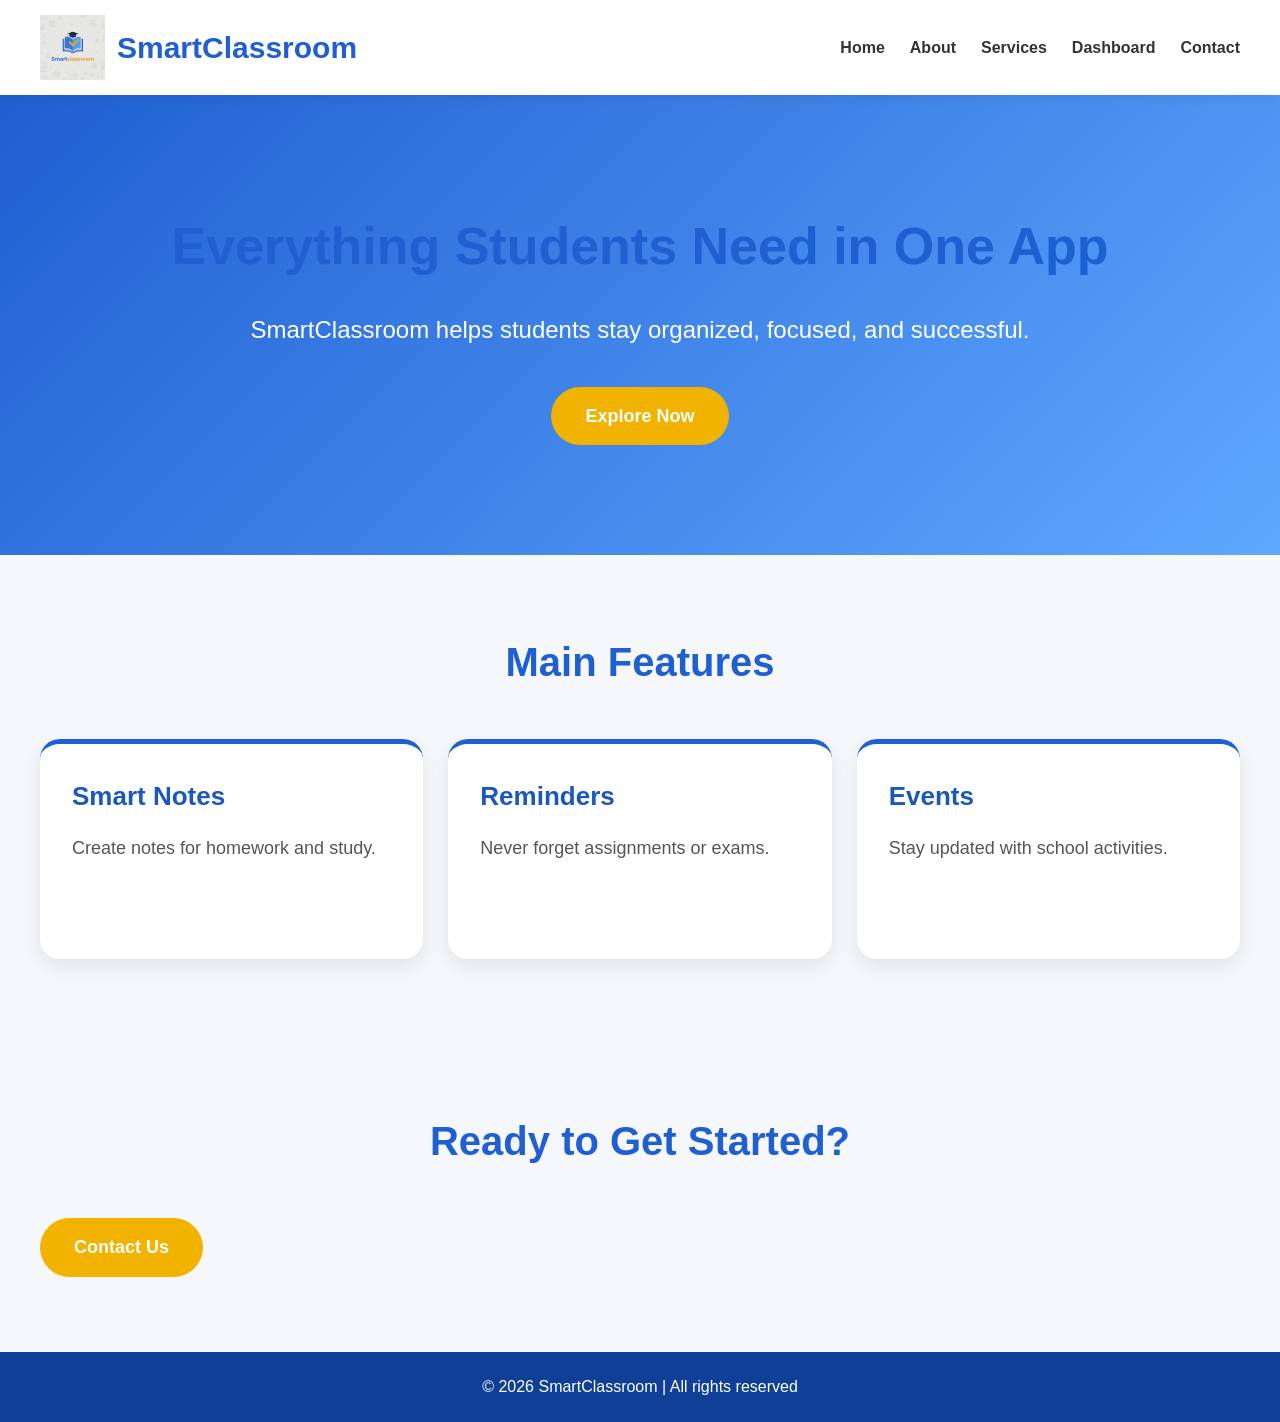
<file: index.html>
<!DOCTYPE html>
<html lang="en">

<head>
<meta charset="UTF-8">
<meta name="viewport" content="width=device-width, initial-scale=1.0">
<title>SmartClassroom</title>
<link rel="stylesheet" href="style.css">
</head>

<body>

<header>
<nav>
<div class="logo-box">
<img src="Screenshot 2026-04-29 085936.png" alt="SmartClassroom Logo">
<h1>SmartClassroom</h1>
</div>

<ul>
<li><a href="index.html" class="active">Home</a></li>
<li><a href="about.html">About</a></li>
<li><a href="services.html">Services</a></li>
<li><a href="business.html">Dashboard</a></li>
<li><a href="contact.html">Contact</a></li>
</ul>
</nav>
</header>

<section class="hero">
<div class="hero-text">
<h2>Everything Students Need in One App</h2>
<p>SmartClassroom helps students stay organized, focused, and successful.</p>
<a href="services.html" class="btn">Explore Now</a>
</div>
</section>

<section>
<h2>Main Features</h2>

<div class="cards">
<div class="card">
<h3>Smart Notes</h3>
<p>Create notes for homework and study.</p>
</div>

<div class="card">
<h3>Reminders</h3>
<p>Never forget assignments or exams.</p>
</div>

<div class="card">
<h3>Events</h3>
<p>Stay updated with school activities.</p>
</div>
</div>
</section>

<section class="cta">
<h2>Ready to Get Started?</h2>
<a href="contact.html" class="btn">Contact Us</a>
</section>

<footer>
<p>© 2026 SmartClassroom | All rights reserved</p>
</footer>

</body>
</html>
</file>
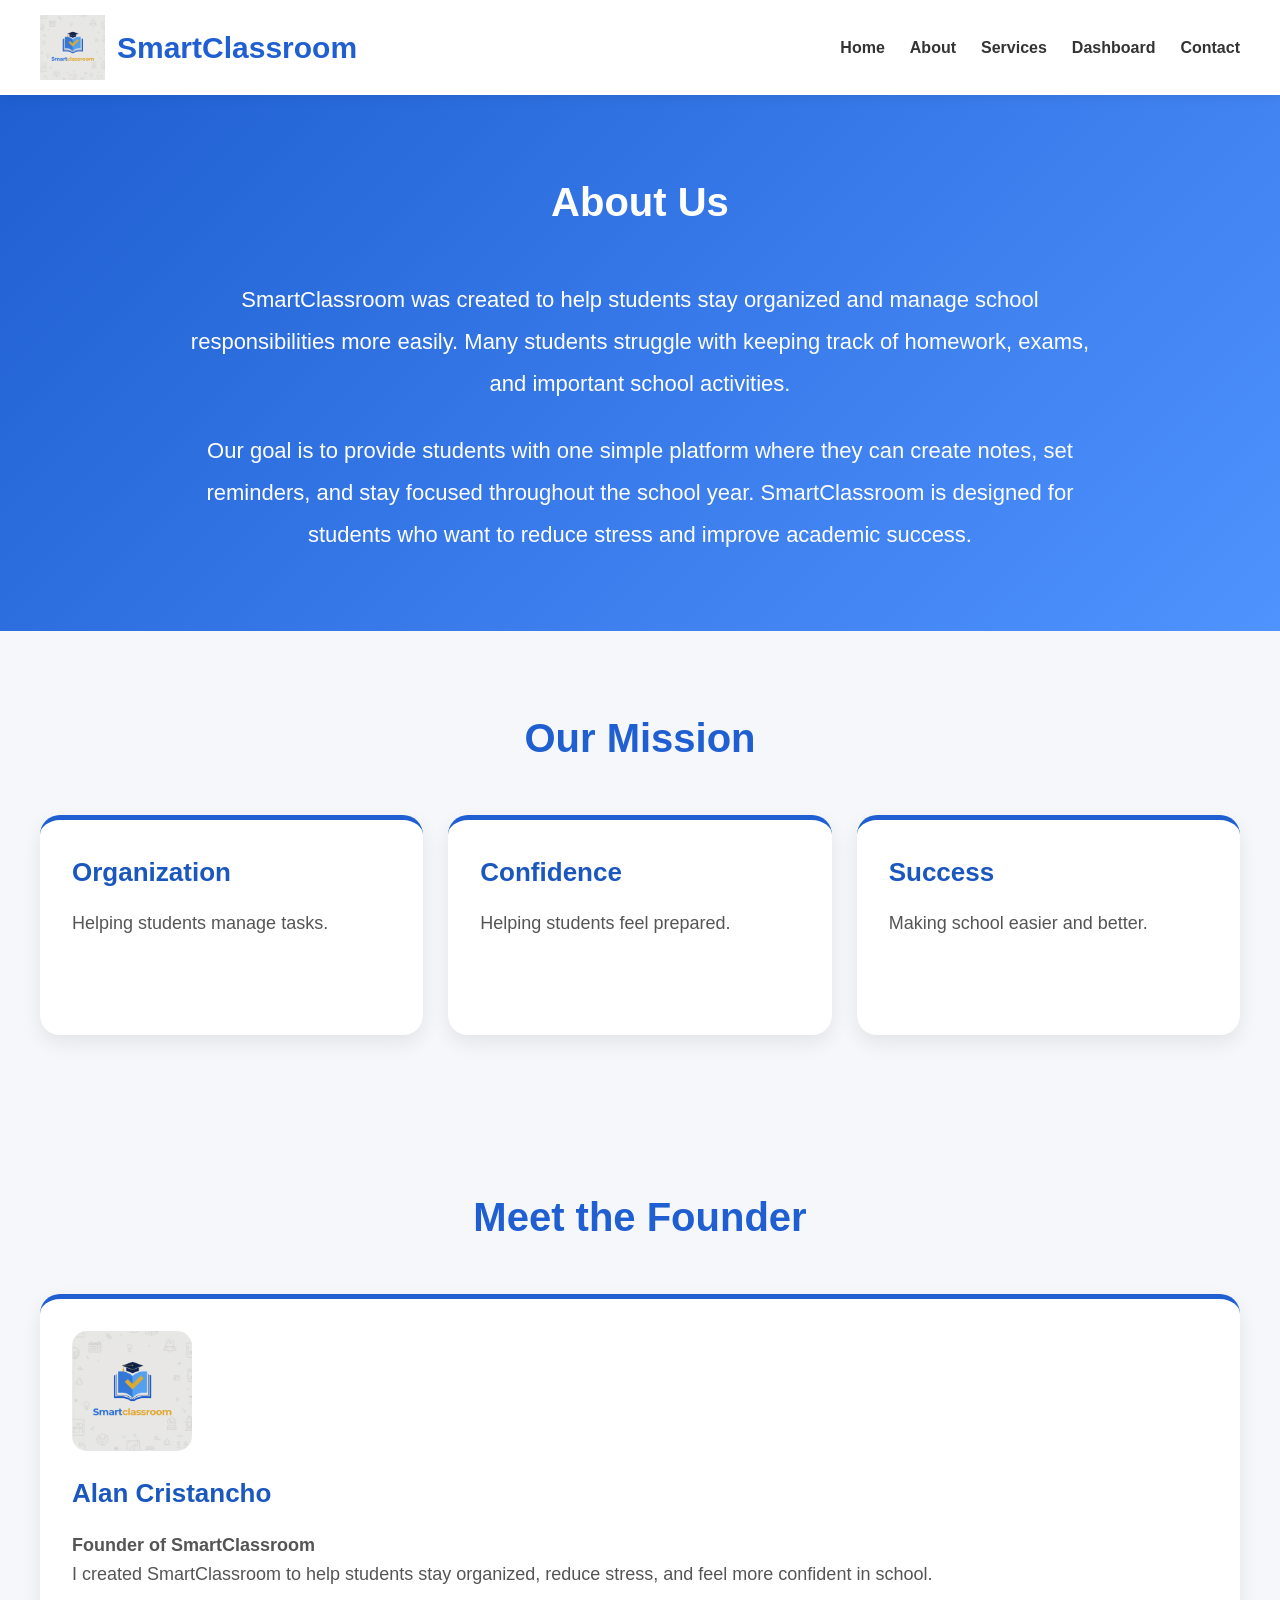
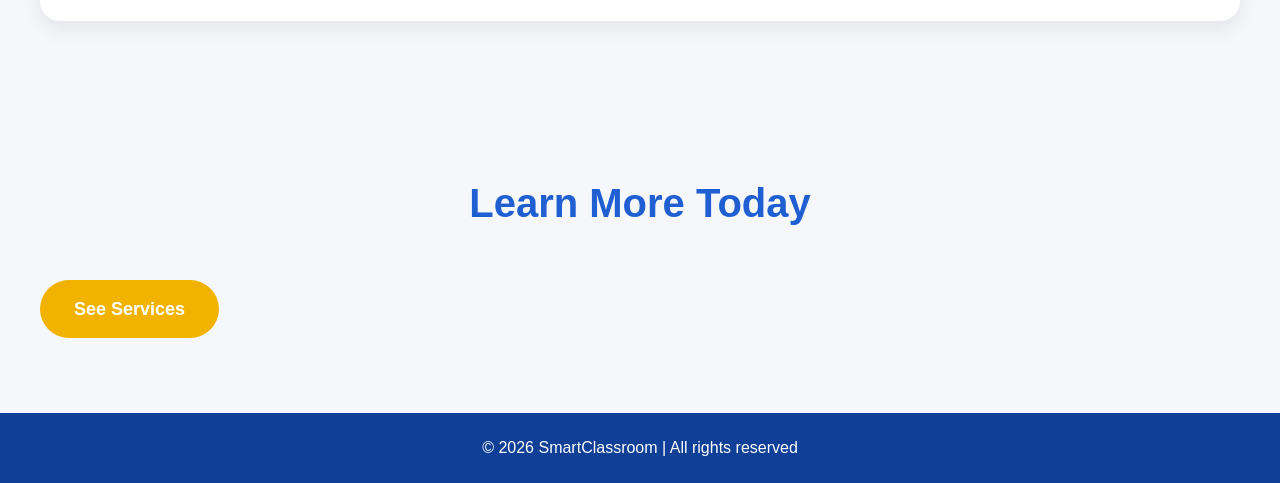
<file: about.html>
<!DOCTYPE html>
<html lang="en">

<head>
<meta charset="UTF-8">
<meta name="viewport" content="width=device-width, initial-scale=1.0">
<title>About | SmartClassroom</title>
<link rel="stylesheet" href="style.css">
</head>

<body>

<header>
<nav>
<div class="logo-box">
<img src="Screenshot 2026-04-29 085936.png" alt="Logo">
<h1>SmartClassroom</h1>
</div>

<ul>
<li><a href="index.html">Home</a></li>
<li><a href="about.html" class="active">About</a></li>
<li><a href="services.html">Services</a></li>
<li><a href="business.html">Dashboard</a></li>
<li><a href="contact.html">Contact</a></li>
</ul>
</nav>
</header>

<section id="about">
<h2>About Us</h2>
<p>SmartClassroom was created to help students stay organized and manage school responsibilities more easily.
Many students struggle with keeping track of homework, exams, and important school activities.</p>

<br>
  <p> Our goal is to provide students with one simple platform where they can create notes,
set reminders, and stay focused throughout the school year.
SmartClassroom is designed for students who want to reduce stress and improve academic success.
</p>
</section>
<section>
<h2>Our Mission</h2>

<div class="cards">
<div class="card">
<h3>Organization</h3>
<p>Helping students manage tasks.</p>
</div>

<div class="card">
<h3>Confidence</h3>
<p>Helping students feel prepared.</p>
</div>

<div class="card">
<h3>Success</h3>
<p>Making school easier and better.</p>
</div>
</div>
</section>

<section id="team">

<h2>Meet the Founder</h2>

<div class="cards">

<div class="card">

<img src="Screenshot 2026-04-29 085936.png" alt="Smart Classroom logo" style="width:120px; border-radius:15px; margin-bottom:15px;">

<h3>Alan Cristancho</h3>

<p><strong>Founder of SmartClassroom</strong></p>

<p>
I created SmartClassroom to help students stay organized, reduce stress,
and feel more confident in school.
</p>

</div>

</div>

</section>
  
<section class="cta">
<h2>Learn More Today</h2>
<a href="services.html" class="btn">See Services</a>
</section>

<footer>
<p>© 2026 SmartClassroom | All rights reserved</p>
</footer>

</body>
</html>
</file>
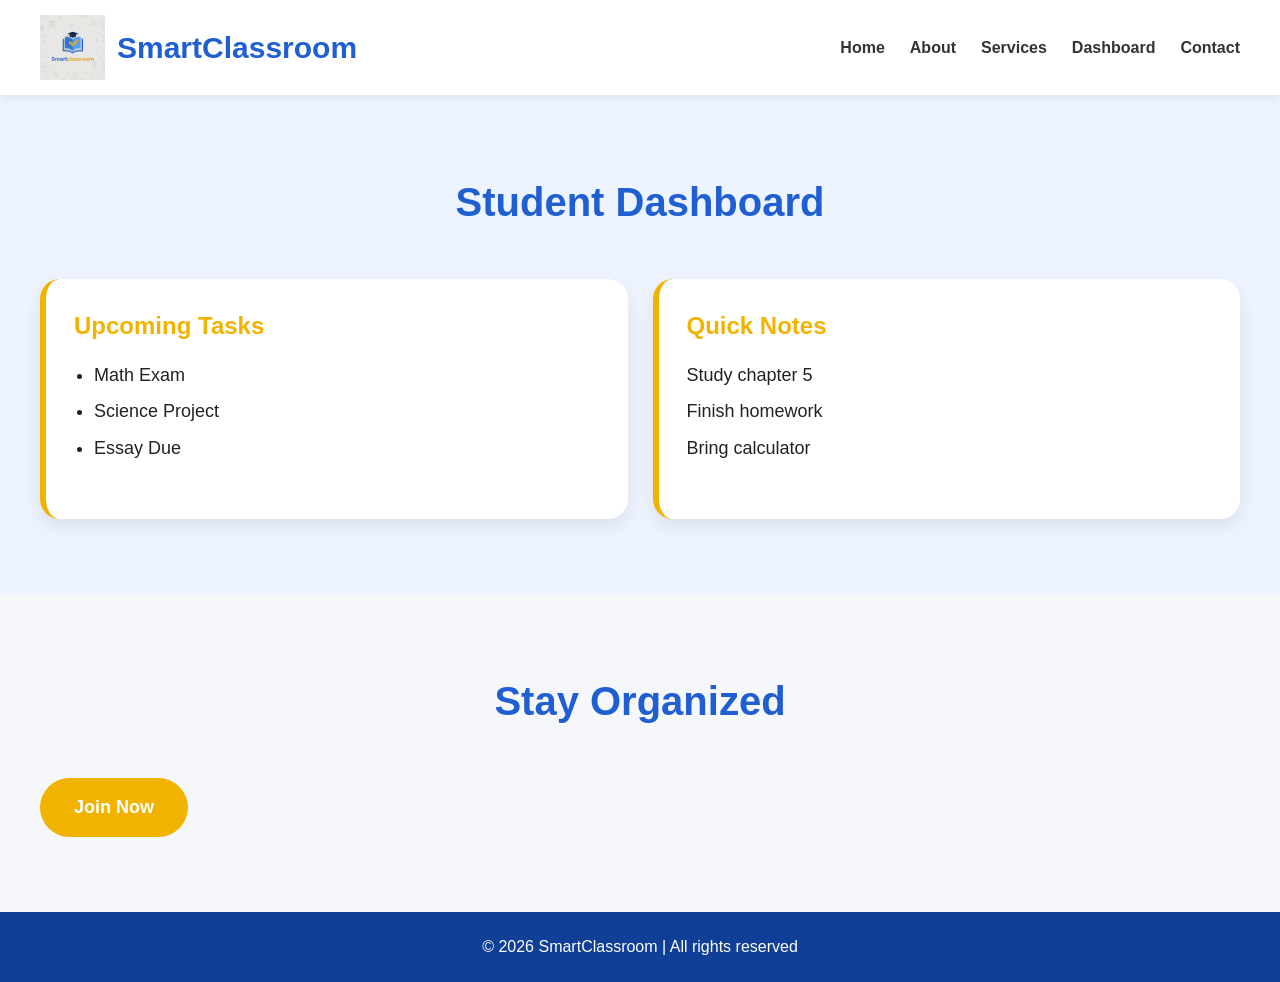
<file: business.html>
<!DOCTYPE html>
<html lang="en">

<head>
<meta charset="UTF-8">
<meta name="viewport" content="width=device-width, initial-scale=1.0">
<title>Dashboard | SmartClassroom</title>
<link rel="stylesheet" href="style.css">
</head>

<body>

<header>
<nav>
<div class="logo-box">
<img src="Screenshot 2026-04-29 085936.png" alt="Logo">
<h1>SmartClassroom</h1>
</div>

<ul>
<li><a href="index.html">Home</a></li>
<li><a href="about.html">About</a></li>
<li><a href="services.html">Services</a></li>
<li><a href="business.html" class="active">Dashboard</a></li>
<li><a href="contact.html">Contact</a></li>
</ul>
</nav>
</header>

<section id="dashboard">
<h2>Student Dashboard</h2>

<div class="dashboard-grid">

<div class="box">
<h3>Upcoming Tasks</h3>
<ul>
<li>Math Exam</li>
<li>Science Project</li>
<li>Essay Due</li>
</ul>
</div>

<div class="box">
<h3>Quick Notes</h3>
<p>Study chapter 5</p>
<p>Finish homework</p>
<p>Bring calculator</p>
</div>

</div>
</section>

<section class="cta">
<h2>Stay Organized</h2>
<a href="contact.html" class="btn">Join Now</a>
</section>

<footer>
<p>© 2026 SmartClassroom | All rights reserved</p>
</footer>

</body>
</html>
</file>
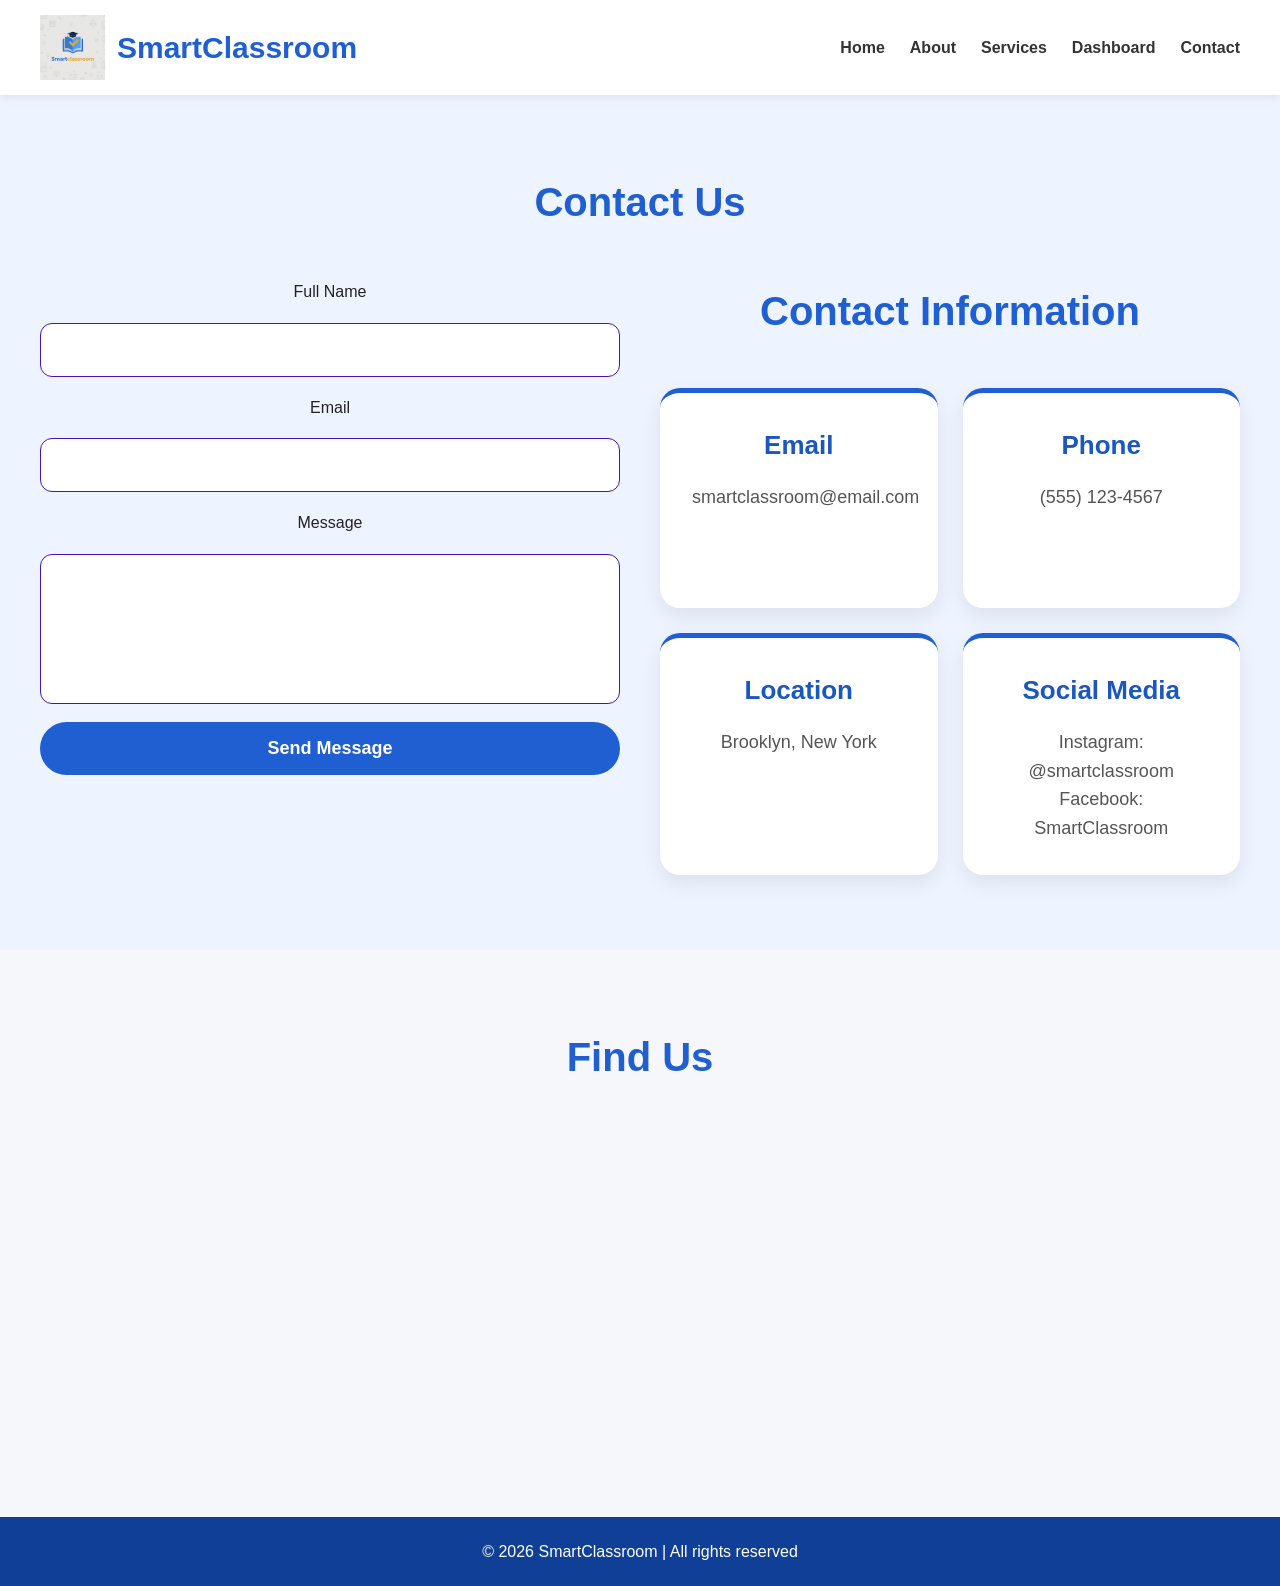
<file: contact.html>
<!DOCTYPE html>
<html lang="en">

<head>
<meta charset="UTF-8">
<meta name="viewport" content="width=device-width, initial-scale=1.0">
<title>Contact | SmartClassroom</title>
<link rel="stylesheet" href="style.css">
</head>

<body>

<header>
<nav>
<div class="logo-box">
<img src="Screenshot 2026-04-29 085936.png" alt="Logo">
<h1>SmartClassroom</h1>
</div>

<ul>
<li><a href="index.html">Home</a></li>
<li><a href="about.html">About</a></li>
<li><a href="services.html">Services</a></li>
<li><a href="business.html">Dashboard</a></li>
<li><a href="contact.html" class="active">Contact</a></li>
</ul>
</nav>
</header>

<section id="contact">
<h2>Contact Us</h2>

<div class="contact-container"> 

<div class="contact-form">

<form>

<label for="contactName">Full Name</label>
<input type="text" id="contactName" required>

<label for="contactEmail">Email</label>
<input type="email" id="contactEmail" required>

<label for="contactMessage">Message</label>
<textarea id="contactMessage" required></textarea>

<button type="submit">Send Message</button>

</form>
</div> 

<div class="contact-info">

       <h2>Contact Information</h2>

       <div class="cards">

           <div class="card">
               <h3>Email</h3>
               <p>smartclassroom@email.com</p>
           </div>

           <div class="card">
               <h3>Phone</h3>
               <p>(555) 123-4567</p>
           </div>

           <div class="card">
               <h3>Location</h3>
               <p>Brooklyn, New York</p>
           </div>

           <div class="card">
               <h3>Social Media</h3>
               <p>Instagram: @smartclassroom</p>
               <p>Facebook: SmartClassroom</p>
           </div>

       </div>

   </div>

</div>

</section>


<section class="map-section">

<h2>Find Us</h2>

<iframe
src="https://www.google.com/maps/embed?pb=!1m18!1m12!1m3!1d3021.9029161667456!2d-73.9442!3d40.6782!2m3!1f0!2f0!3f0!3m2!1i1024!2i768!4f13.1!3m3!1m2!1s0x89c25bb1f2f6c7d1%3A0x2d4f6d2f3f4f3f3!2sBrooklyn%2C%20NY!5e0!3m2!1sen!2sus!4v1714411111111!5m2!1sen!2sus"
width="100%"
height="300"
style="border:0;"
allowfullscreen=""
loading="lazy">
</iframe>

</section> 

<footer>
<p>© 2026 SmartClassroom | All rights reserved</p>
</footer>

</body>
</html>
</file>
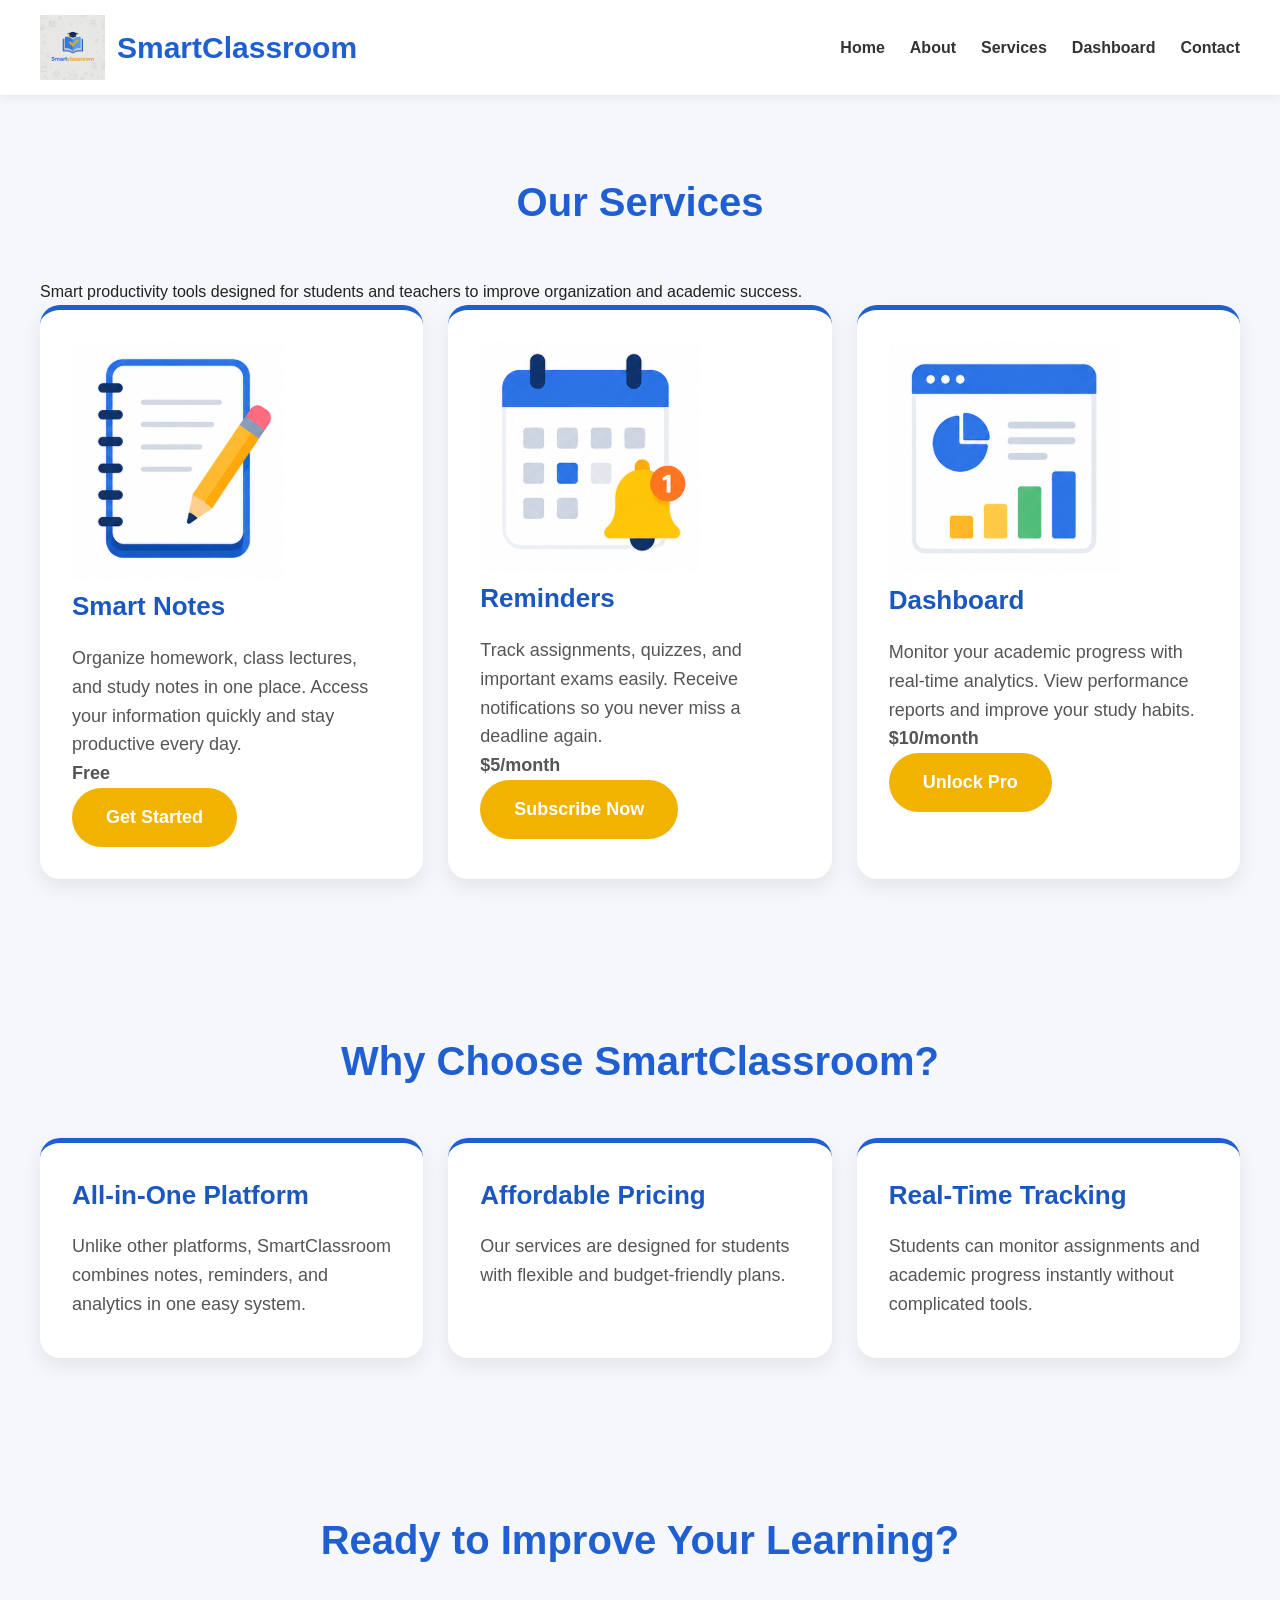
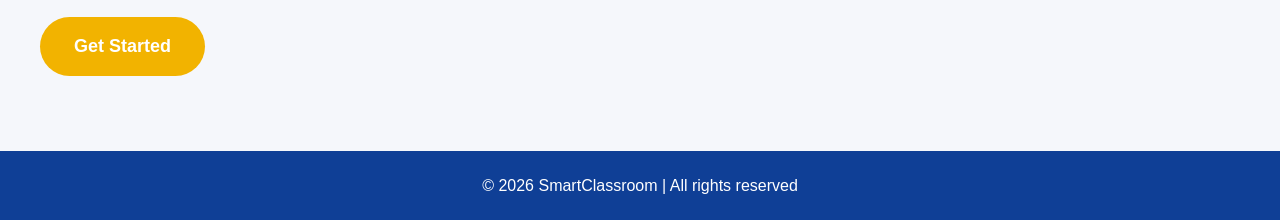
<file: services.html>
<!DOCTYPE html>
<html lang="en">

<head>
<meta charset="UTF-8">
<meta name="viewport" content="width=device-width, initial-scale=1.0">
<title>Services | SmartClassroom</title>
<link rel="stylesheet" href="style.css">
</head>

<body>

<header>
<nav>
<div class="logo-box">
<img src="Screenshot 2026-04-29 085936.png" alt="Logo">
<h1>SmartClassroom</h1>
</div>

<ul>
<li><a href="index.html">Home</a></li>
<li><a href="about.html">About</a></li>
<li><a href="services.html" class="active">Services</a></li>
<li><a href="business.html">Dashboard</a></li>
<li><a href="contact.html">Contact</a></li>
</ul>
</nav>
</header>

<!-- SERVICES SECTION -->

<section>

<h2>Our Services</h2>

<p class="services-intro">
Smart productivity tools designed for students and teachers
to improve organization and academic success.
</p>

<div class="cards">

<div class="card">
 
<img src="Notas.png" alt="Smart Notes">

<h3>Smart Notes</h3>

<p>
Organize homework, class lectures, and study notes in one place.
Access your information quickly and stay productive every day.
</p>

<p><strong>Free</strong></p>

<a href="contact.html" class="btn">
Get Started
</a>

</div>

<div class="card">

<img src="Reminders.png" alt="Reminders">

<h3>Reminders</h3>

<p>
Track assignments, quizzes, and important exams easily.
Receive notifications so you never miss a deadline again.
</p>

<p><strong>$5/month</strong></p>

<a href="contact.html" class="btn">
Subscribe Now
</a>

</div>

<div class="card">
 
<img src="Deshboard.png" alt="Dashboard">

<h3>Dashboard</h3>

<p>
Monitor your academic progress with real-time analytics.
View performance reports and improve your study habits.
</p>

<p><strong>$10/month</strong></p>

<a href="contact.html" class="btn">
Unlock Pro
</a>

</div>

</div>

</section>

<!-- DIFFERENTIATOR SECTION -->

<section class="difference">

<h2>Why Choose SmartClassroom?</h2>

<div class="cards">

<div class="card">

<h3>All-in-One Platform</h3>

<p>
Unlike other platforms, SmartClassroom combines notes,
reminders, and analytics in one easy system.
</p>

</div>

<div class="card">

<h3>Affordable Pricing</h3>

<p>
Our services are designed for students with flexible
and budget-friendly plans.
</p>

</div>

<div class="card">

<h3>Real-Time Tracking</h3>

<p>
Students can monitor assignments and academic progress instantly
without complicated tools.
</p>

</div>

</div>

</section>

<!-- CTA SECTION -->

<section class="cta">

<h2>Ready to Improve Your Learning?</h2>

<a href="contact.html" class="btn">
Get Started
</a>

</section>

<footer>
<p>© 2026 SmartClassroom | All rights reserved</p>
</footer>

</body>
</html>
</file>
<file: style.css>
@import url('https://fonts.googleapis.com/css2?family=Poppins:wght@300;400;600;700&display=swap');
*{
margin:0;
padding:0;
box-sizing:border-box;
}

body{
font-family:Arial, Helvetica, sans-serif;
background:#f5f7fb;
color:#222;
line-height:1.6;
}

/* HEADER */

header{
background:#ffffff;
box-shadow:0 2px 10px rgba(0,0,0,.08);
padding:15px 40px;
position:sticky;
top:0;
z-index:100;
}

nav{
display:flex;
justify-content:space-between;
align-items:center;
flex-wrap:wrap;
}

.logo-box{
display:flex;
align-items:center;
gap:12px;
}

.logo-box img{
width:65px;
height:auto;
}

.logo-box h1{
font-size:30px;
color:#1f5fd1;
}

nav ul{
display:flex;
list-style:none;
gap:25px;
}

nav ul li a{
text-decoration:none;
font-weight:bold;
color:#333;
transition:.3s;
}

nav ul li a:hover{
color:#f2b300;
}

/* HERO */

.hero{
background:linear-gradient(135deg,#1f5fd1,#5fa8ff);
color:white;
text-align:center;
padding:110px 20px;
}

.hero h2{
font-size:52px;
margin-bottom:20px;
}

.hero p{
font-size:24px;
max-width:850px;
margin:auto;
line-height:1.8;
margin-bottom:35px;
}

.btn{
display:inline-block;
background:#f2b300;
padding:15px 34px;
border-radius:30px;
text-decoration:none;
color:white;
font-weight:bold;
font-size:18px;
transition:.3s;
}

.btn:hover{
transform:translateY(-3px);
}

/* GENERAL */

section{
padding:75px 40px;
}

h2{
text-align:center;
font-size:40px;
margin-bottom:45px;
color:#1f5fd1;
}

/* FEATURES */

.cards{
display:grid;
grid-template-columns:repeat(auto-fit,minmax(230px,1fr));
gap:25px;
}

.card{
background:white;
padding:32px;
border-radius:20px;
box-shadow:0 8px 20px rgba(0,0,0,.08);
border-top:5px solid #1f5fd1;
transition:.3s;
min-height:220px;
}

.card:hover{
transform:translateY(-8px);
}

.card h3{
font-size:26px;
margin-bottom:16px;
color:#1a57be;
}

.card p{
font-size:18px;
color:#555;
}

/* DASHBOARD */

#dashboard{
background:#eef4ff;
}

.dashboard-grid{
display:grid;
grid-template-columns:repeat(auto-fit,minmax(260px,1fr));
gap:25px;
}

.box{
background:white;
padding:28px;
border-radius:20px;
box-shadow:0 8px 20px rgba(0,0,0,.08);
border-left:6px solid #f2b300;
min-height:240px;
}

.box h3{
color:#f2b300;
margin-bottom:15px;
font-size:24px;
}

.box p,
.box li{
font-size:18px;
margin-bottom:8px;
}

.box ul{
padding-left:20px;
}

/* ABOUT */

#about{
background:linear-gradient(135deg,#1f5fd1,#4f93ff);
color:white;
text-align:center;
}

#about h2{
color:white;
}

#about p{
max-width:900px;
margin:auto;
font-size:22px;
line-height:1.9;
}

/* CONTACT */

#contact{
background:#eef4ff;
text-align:center;
}

#contact form{
display:flex;
flex-direction:column;
max-width:650px;
margin:auto;
gap:18px;
}

#contact input,
#contact textarea{
padding:16px;
font-size:17px;
border:1px solid #4415b1;
border-radius:12px;
}

#contact textarea{
height:150px;
resize:none;
}

#contact button{
background:#1f5fd1;
color:white;
padding:16px;
font-size:18px;
border:none;
border-radius:30px;
cursor:pointer;
font-weight:bold;
transition:.3s;
}

#contact button:hover{
background:#f2b300;
}

.contact-container{
display: flex;
gap: 40px;
align-items: flex-start;
}

.contact-form,
.contact-info{
flex: 1;
}

/* FOOTER */

footer{
background:#0f3f96;
color:white;
text-align:center;
padding:22px;
}

/* MOBILE */

@media(max-width:768px){

header{
padding:15px 20px;
}

nav{
flex-direction:column;
gap:15px;
}

nav ul{
flex-wrap:wrap;
justify-content:center;
gap:15px;
}

.hero h2{
font-size:34px;
}

.hero p{
font-size:18px;
}

h2{
font-size:32px;
}

section{
padding:55px 20px;
}


/* FORM STYLING */
.contact-form form{
display: flex;
flex-direction: column;
gap: 15px;
}

/* INPUTS */
.contact-form input,
.contact-form textarea{
padding: 14px;
border-radius: 10px;
border: 1px solid #ccc;
font-size: 16px;
}

/* TEXTAREA SIZE */
.contact-form textarea{
height: 140px;
resize: none;
}

/* BUTTON */
.contact-form button{
background: #f2b300;
color: white;
padding: 14px;
border: none;
border-radius: 25px;
cursor: pointer;
font-weight: bold;
transition: 0.3s;
}

.contact-form button:hover{
background: #d99d00;
}

/* CONTACT INFO CARDS */
.contact-info .cards{
display: grid;
gap: 15px;
}

.contact-info .card{
background: white;
padding: 15px;
border-radius: 12px;
box-shadow: 0 5px 15px rgba(0,0,0,0.08);
}

/* MAP */
.map-section iframe{
border-radius: 15px;
margin-top: 20px;
} 

/* ACTIVE NAV LINK */

nav ul li a.active{
color:#f2b300;
}

/* SERVICES INTRO */

.services-intro{
text-align:center;
max-width:800px;
margin:auto;
margin-bottom:40px;
font-size:20px;
color:#555;
}

/* CARD IMAGES */

.card img{
width:80px;
height:80px;
object-fit:contain;
margin-bottom:20px;
}

/* SERVICE BUTTONS */

.card .btn{
margin-top:20px;
font-size:16px;
padding:12px 24px;
}

/* DIFFERENCE SECTION */

.difference{
background:#eef4ff;
}
}
</file>
